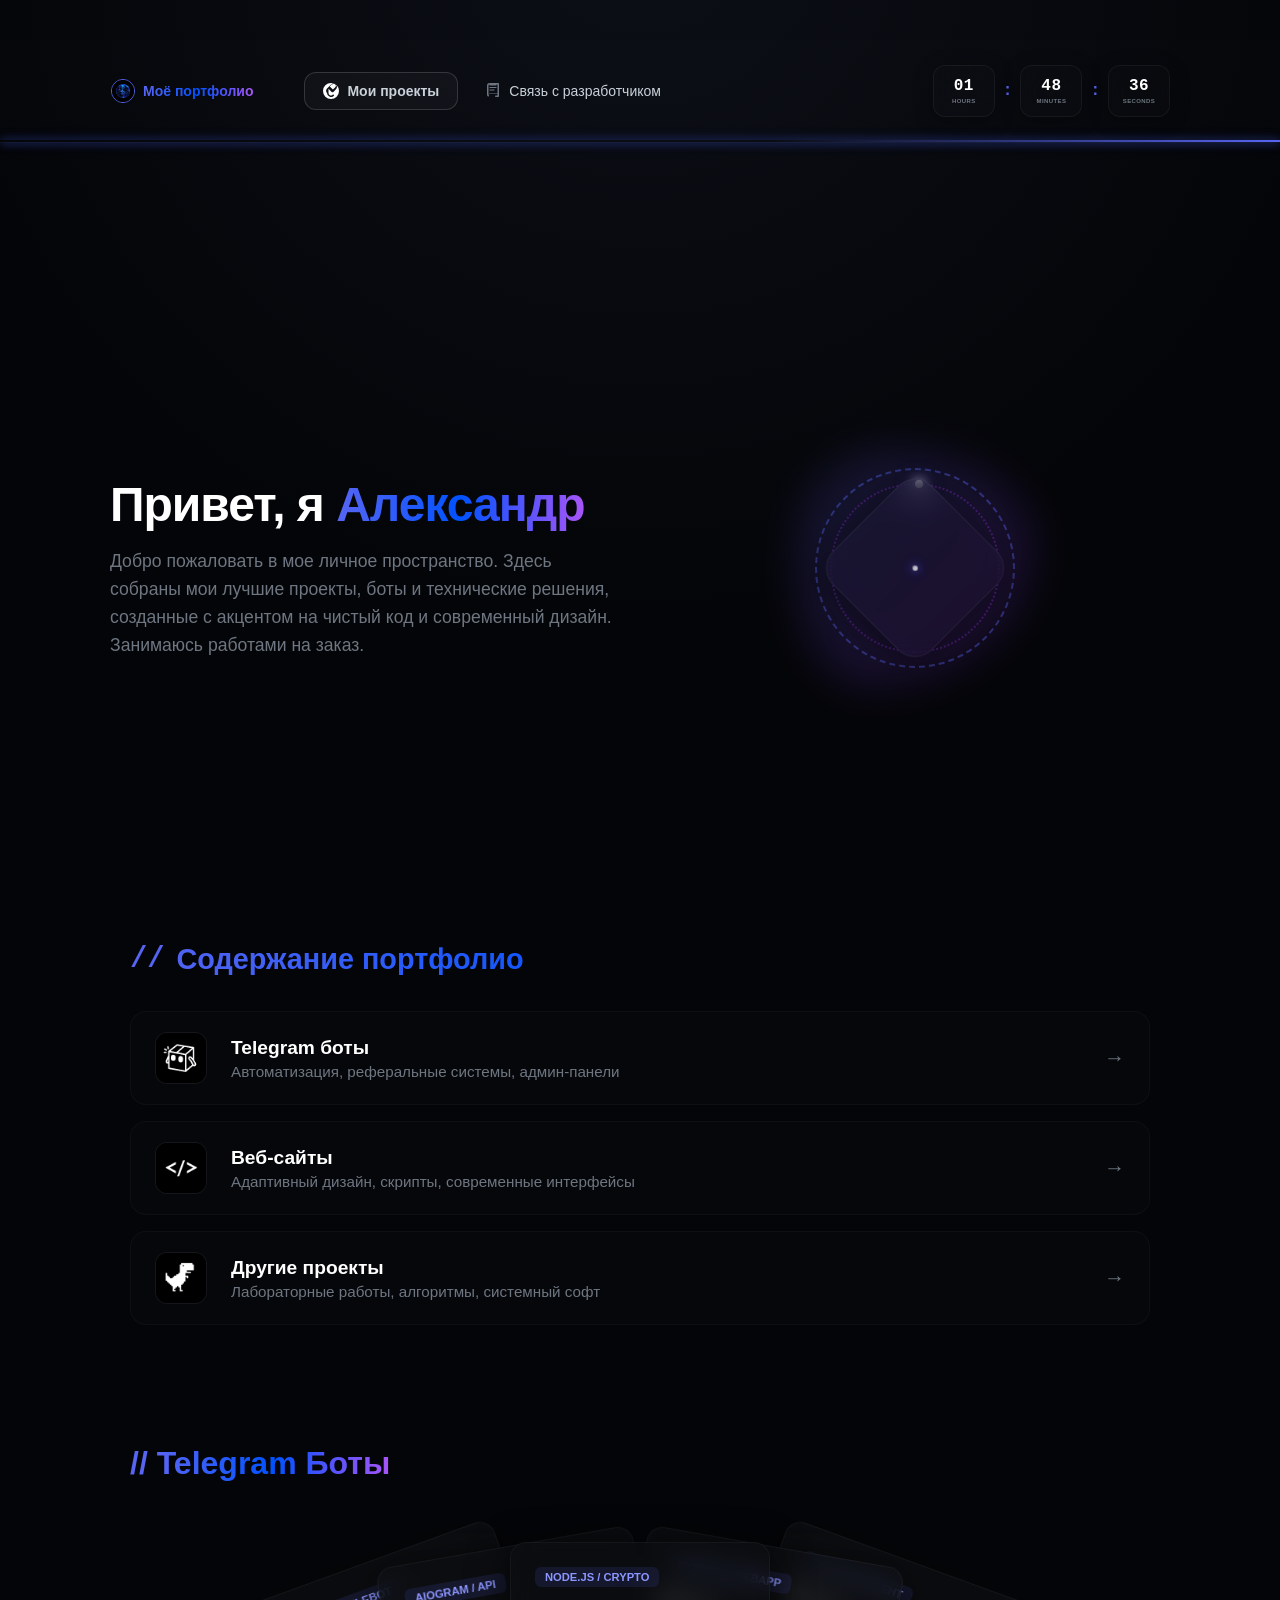
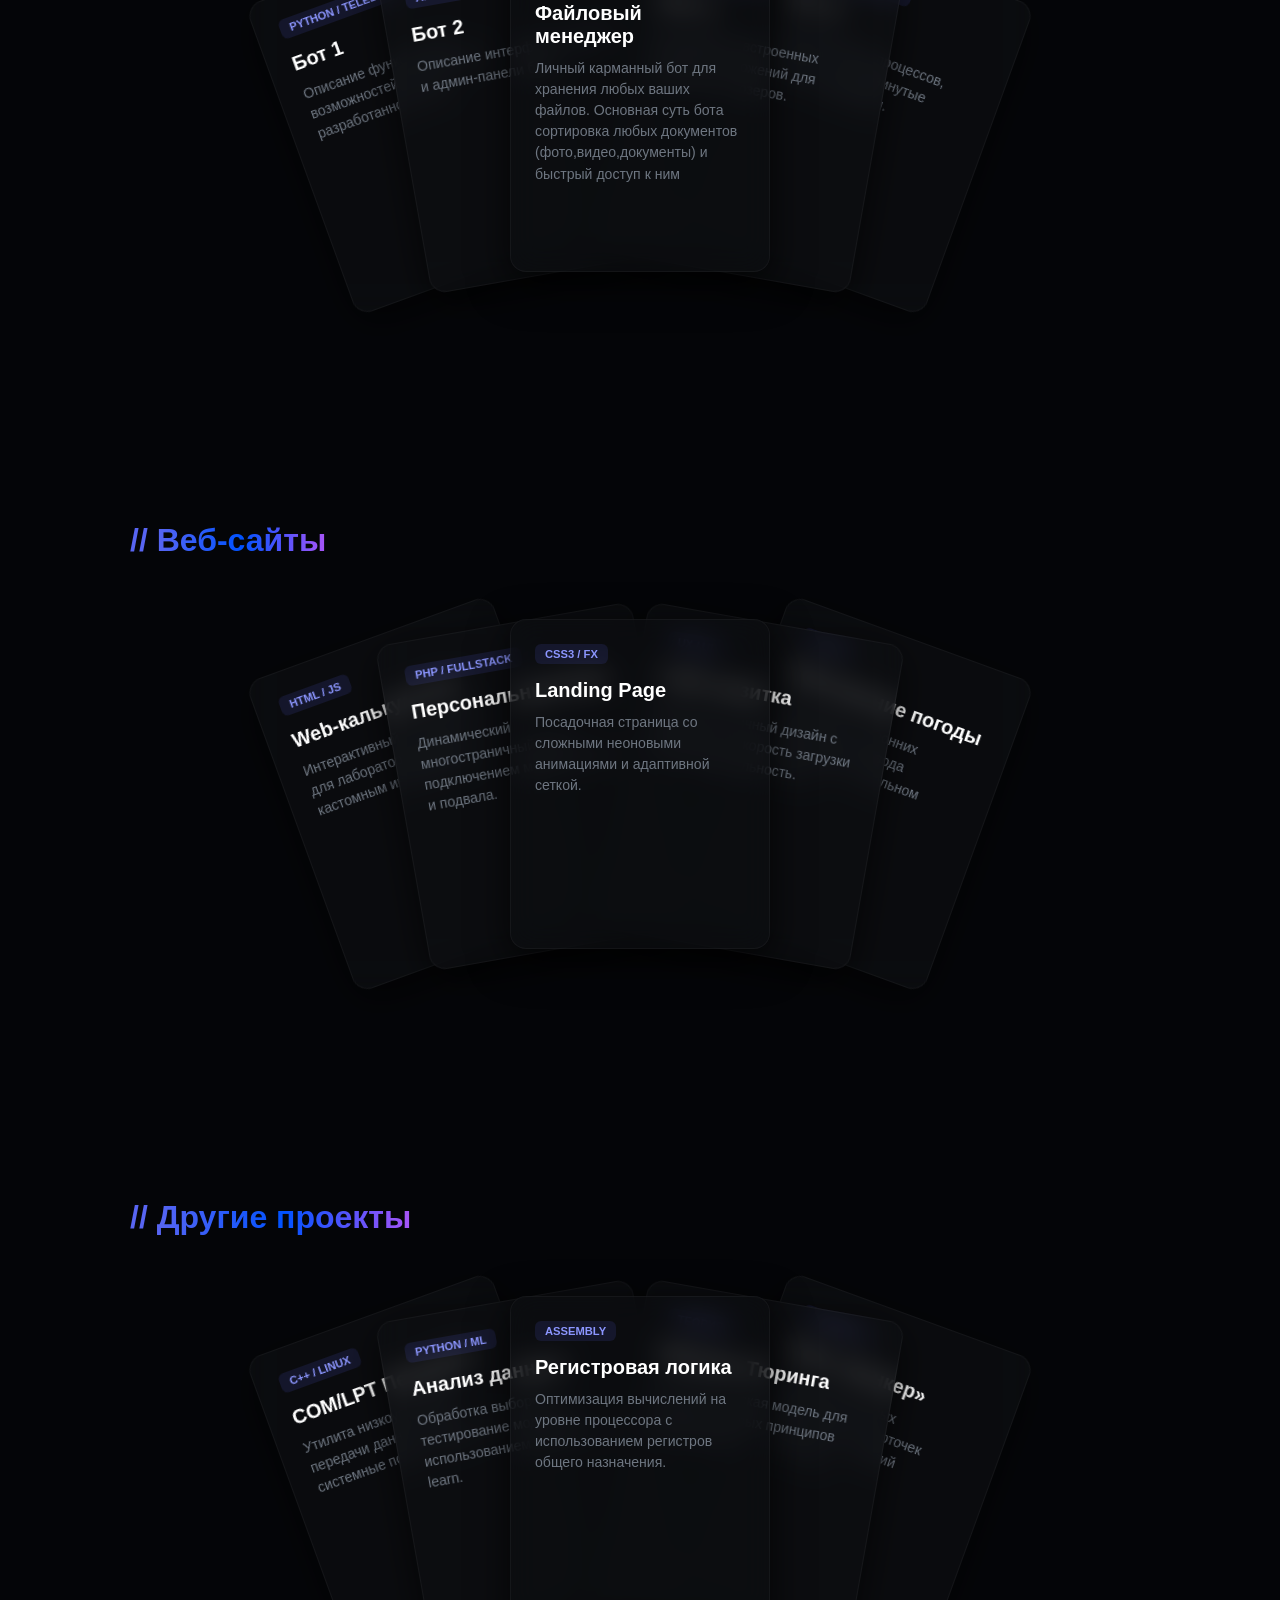
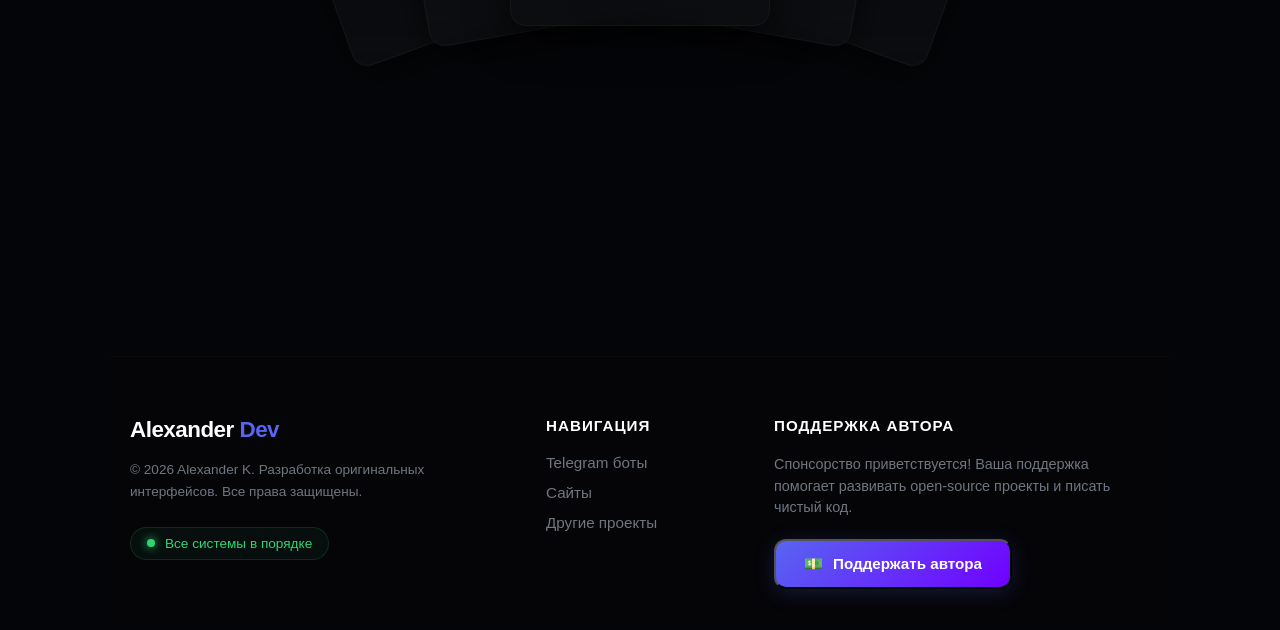
<file: index.html>
<!DOCTYPE html>
<html lang="ru">
<head>
    <meta charset="UTF-8">
    <meta name="viewport" content="width=device-width, initial-scale=1.0">
    <title>Мое Портфолио | Главная</title>
    <link rel="stylesheet" href="style.css">
</head>
<body>

    <div id="loader">
        <div class="loader-content">
            <div class="wave-text">
                <span>За</span><span>г</span><span>р</span><span>у</span><span>з</span><span>к</span><span>а</span><span>...</span>
            </div>
            <div class="wave-dots">
                <div class="loader-pill pill-1"></div>
                <div class="loader-pill pill-2"></div>
                <div class="loader-pill pill-3"></div>
            </div>
        </div>
    </div>

<header class="gh-header main-content-loaded">
    <div class="gh-container">
        
        <div class="gh-nav-block">
           <div class="gh-nav-item brand">
         <img src="images/my-photo.png" alt="Александр" class="nav-avatar">
        <span class="shimmer-text">Моё портфолио</span>
        </div>
            
            <nav class="gh-nav-links">
                <a href="index.html" class="gh-nav-item active">
                    <svg class="gh-icon" viewBox="0 0 16 16" width="16" height="16">
                        <path fill="currentColor" d="M8 16A8 8 0 1 1 8 0a8 8 0 0 1 0 16ZM4 5v5a4 4 0 0 0 7.172 2.427l-1.06-1.06A2.5 2.5 0 0 1 5.5 10V5.78l3.15 3.15a1.25 1.25 0 0 0 1.768 0l2.333-2.333a3.5 3.5 0 0 0-4.95-4.95l-3 3A3.5 3.5 0 0 0 4 10Zm5.44-3.56a2 2 0 0 1 2.828 2.828l-2.334 2.334L6.78 3.44l2.334-2.334L9.44 1.44Z"></path>
                    </svg>
                    <span>Мои проекты</span>
                </a>
                <a href="contacts.html" class="gh-nav-item">
                    <svg class="gh-icon" viewBox="0 0 16 16" width="16" height="16">
                       <path fill="currentColor" d="M2 2.5A2.5 2.5 0 0 1 4.5 0h8.75a.75.75 0 0 1 .75.75v12.5a.75.75 0 0 1-.75.75h-2.5a.75.75 0 1 1 0-1.5h1.75v-2h-8a1 1 0 0 0-.714 1.7.75.75 0 1 1-1.072 1.05A2.495 2.495 0 0 1 2 11.5Zm10.5 7V1.5h-8a1 1 0 0 0-1 1v8.5c0 .193.055.373.15.526A2.487 2.487 0 0 1 4.5 10h8ZM4.5 1.5h7v1h-7v-1Zm0 2.5h7v1h-7v-1Zm0 2.5h5v1h-5v-1Z"></path>
                        
                    </svg>
                    <span>Связь с разработчиком</span>
                </a>
            </nav>
        </div>

        <div class="floating-clock-container">
            <div class="clock-glass-card">
                <span id="hours">16</span>
                <span class="clock-card-label">HOURS</span>
            </div>
            <span class="clock-separator">:</span>
            <div class="clock-glass-card">
                <span id="minutes">33</span>
                <span class="clock-card-label">MINUTES</span>
            </div>
            <span class="clock-separator">:</span>
            <div class="clock-glass-card">
                <span id="seconds">36</span>
                <span class="clock-card-label">SECONDS</span>
            </div>
        </div>

    </div>
</header>

    <main class="container main-content-loaded">
        
         <section class="hero">
            <div class="hero-info">
                <h1>Привет, я <span class="shimmer-text">Александр</span></h1>
                <p>Добро пожаловать в мое личное пространство. Здесь собраны мои лучшие проекты, боты и технические решения, созданные с акцентом на чистый код и современный дизайн. Занимаюсь работами на заказ.</p>
            </div>
            <div class="hero-visual">
    <div class="cyber-core-container">
        <div class="cyber-particle p1"></div>
        <div class="cyber-particle p2"></div>
        <div class="cyber-particle p3"></div>
        <div class="cyber-particle p4"></div>

        <div class="cyber-orbit-1"></div>
        <div class="cyber-orbit-2"></div>
        <div class="cyber-core-shield"></div>
    </div>
</div>
        </section>
<section class="content-navigation-section">
    <div class="section-container">
        <h4 class="section-title shimmer-text">Содержание портфолио</h4>
        <div class="content-nav-grid">
            
            <a href="#tg-bots" class="content-nav-card">
                <div class="nav-card-image-wrapper">
                    <img src="images/bots.png" alt="Telegram Bots" class="nav-card-img">
                </div>
                <div class="nav-card-info">
                    <h3>Telegram боты</h3>
                    <p>Автоматизация, реферальные системы, админ-панели</p>
                </div>
                <div class="nav-card-arrow">→</div>
            </a>
            
            <a href="#web-sites" class="content-nav-card">
                <div class="nav-card-image-wrapper">
                    <img src="images/web.png" alt="Web Sites" class="nav-card-img">
                </div>
                <div class="nav-card-info">
                    <h3>Веб-сайты</h3>
                    <p>Адаптивный дизайн, скрипты, современные интерфейсы</p>
                </div>
                <div class="nav-card-arrow">→</div>
            </a>
            
            <a href="#other-projects" class="content-nav-card">
                <div class="nav-card-image-wrapper">
                    <img src="images/drygoe.png" alt="Other Projects" class="nav-card-img">
                </div>
                <div class="nav-card-info">
                    <h3>Другие проекты</h3>
                    <p>Лабораторные работы, алгоритмы, системный софт</p>
                </div>
                <div class="nav-card-arrow">→</div>
            </a>
            
        </div>
    </div>
</section>

<section id="tg-bots" class="projects-section">
    <div class="section-container">
        <h2 class="section-main-title">
    <span class="accent-slashes">//</span> <span class="shimmer-text">Telegram Боты</span>
        </h2>
        <div class="carousel-deck tg-deck">
            <div class="carousel-card c1">
                <div class="card-glow"></div>
                <div class="card-content">
                    <span class="card-tag">PYTHON / TELEBOT</span>
                    <h3>Бот 1</h3>
                    <p>Описание функционала, возможностей и интеграций разработанного бота.</p>
                </div>
            </div>
            <div class="carousel-card c2">
                <div class="card-glow"></div>
                <div class="card-content">
                    <span class="card-tag">AIOGRAM / API</span>
                    <h3>Бот 2</h3>
                    <p>Описание интерфейса данных и админ-панели бота.</p>
                </div>
            </div>
            <div class="carousel-card c3">
                <div class="card-glow"></div>
                <div class="card-content">
                    <span class="card-tag">NODE.JS / CRYPTO</span>
                    <h3>Файловый менеджер</h3>
                    <p>Личный карманный бот для хранения любых ваших файлов. Основная суть бота сортировка любых документов (фото,видео,документы) и быстрый доступ к ним </p>
                </div>
            </div>
            <div class="carousel-card c4">
                <div class="card-glow"></div>
                <div class="card-content">
                    <span class="card-tag">PYTHON / WEBAPP</span>
                    <h3>Бот 4</h3>
                    <p>Интерфейсы встроенных WebApp приложений для продвинутых юзеров.</p>
                </div>
            </div>
            <div class="carousel-card c5">
                <div class="card-glow"></div>
                <div class="card-content">
                    <span class="card-tag">БОТ-АССИСТЕНТ</span>
                    <h3>Бот 5</h3>
                    <p>Автоматизация процессов, рассылки и продвинутые методы модерации.</p>
                </div>
            </div>
        </div>
    </div>
</section>

<section id="web-sites" class="projects-section">
    <div class="section-container">
        <h2 class="section-main-title">
    <span class="accent-slashes">//</span> <span class="shimmer-text">Веб-сайты</span>
        </h2>
        <div class="carousel-deck web-deck">
            <div class="carousel-card c1">
                <div class="card-glow"></div>
                <div class="card-content">
                    <span class="card-tag">HTML / JS</span>
                    <h3>Web-калькулятор</h3>
                    <p>Интерактивный калькулятор для лабораторных работ с кастомным интерфейсом.</p>
                </div>
            </div>
            <div class="carousel-card c2">
                <div class="card-glow"></div>
                <div class="card-content">
                    <span class="card-tag">PHP / FULLSTACK</span>
                    <h3>Персональный блог</h3>
                    <p>Динамический многостраничный сайт с подключением модулей шапки и подвала.</p>
                </div>
            </div>
            <div class="carousel-card c3">
                <div class="card-glow"></div>
                <div class="card-content">
                    <span class="card-tag">CSS3 / FX</span>
                    <h3>Landing Page</h3>
                    <p>Посадочная страница со сложными неоновыми анимациями и адаптивной сеткой.</p>
                </div>
            </div>
            <div class="carousel-card c4">
                <div class="card-glow"></div>
                <div class="card-content">
                    <span class="card-tag">UX / UI</span>
                    <h3>Сайт-визитка</h3>
                    <p>Минималистичный дизайн с акцентом на скорость загрузки и производительность.</p>
                </div>
            </div>
            <div class="carousel-card c5">
                <div class="card-glow"></div>
                <div class="card-content">
                    <span class="card-tag">JS API</span>
                    <h3>Приложение погоды</h3>
                    <p>Интеграция сторонних сервисов для вывода информации в реальном времени.</p>
                </div>
            </div>
        </div>
    </div>
</section>

<section id="other-projects" class="projects-section">
    <div class="section-container">
        <h2 class="section-main-title">
    <span class="accent-slashes">//</span> <span class="shimmer-text">Другие проекты</span>
        </h2>
        <div class="carousel-deck other-deck">
            <div class="carousel-card c1">
                <div class="card-glow"></div>
                <div class="card-content">
                    <span class="card-tag">C++ / LINUX</span>
                    <h3>COM/LPT Передача</h3>
                    <p>Утилита низкоуровневой передачи данных через системные порты в Astra Linux.</p>
                </div>
            </div>
            <div class="carousel-card c2">
                <div class="card-glow"></div>
                <div class="card-content">
                    <span class="card-tag">PYTHON / ML</span>
                    <h3>Анализ данных</h3>
                    <p>Обработка выборок и тестирование моделей с использованием pandas и scikit-learn.</p>
                </div>
            </div>
            <div class="carousel-card c3">
                <div class="card-glow"></div>
                <div class="card-content">
                    <span class="card-tag">ASSEMBLY</span>
                    <h3>Регистровая логика</h3>
                    <p>Оптимизация вычислений на уровне процессора с использованием регистров общего назначения.</p>
                </div>
            </div>
            <div class="carousel-card c4">
                <div class="card-glow"></div>
                <div class="card-content">
                    <span class="card-tag">ТЕОРИЯ</span>
                    <h3>Машина Тюринга</h3>
                    <p>Алгоритмическая модель для разбора базовых принципов информатики.</p>
                </div>
            </div>
            <div class="carousel-card c5">
                <div class="card-glow"></div>
                <div class="card-content">
                    <span class="card-tag">GAMEDEV</span>
                    <h3>Игра «Бункер»</h3>
                    <p>Генератор игровых характеристик, карточек предметов и условий катастроф.</p>
                </div>
            </div>
        </div>
    </div>
</section>

<footer class="cyber-footer main-content-loaded">
        <div class="footer-container">
            
            <div class="footer-left">
                <div class="footer-logo">Alexander <span>Dev</span></div>
                <p class="footer-legal">© 2026 Alexander K. Разработка оригинальных интерфейсов. Все права защищены.</p> <!-- -->
                <div class="footer-status">
                    <span class="status-dot"></span>
                    <span class="status-text">Все системы в порядке</span>
                </div>
            </div>
            
            <div class="footer-center">
                <h4>Навигация</h4>
                <ul class="footer-links">
                    <li><a href="#tg-bots">Telegram боты</a></li>
                    <li><a href="#web-sites">Сайты</a></li>
                    <li><a href="#other-projects">Другие проекты</a></li>
                </ul>
            </div>
            
            <div class="footer-right">
                <h4>Поддержка автора</h4>
                <p class="donate-text">Спонсорство приветствуется! Ваша поддержка помогает развивать open-source проекты и писать чистый код.</p>
                <button class="donate-btn" onclick="openDonateModal()">
                    <span class="donate-icon">💵</span>
                    <span>Поддержать автора</span>
                </button>
            </div>
        </div>
    </footer>

    <div id="donateModal" class="donate-modal">
        <div class="donate-modal-content">
            <span class="close-modal" onclick="closeDonateModal()">&times;</span>
            
            <h3 class="modal-title"><span class="accent-slashes">//</span> Поддержка проекта</h3>
            <p class="modal-subtitle">Перевод через СБП на банк <span>ВТБ</span></p>
            
            <div class="modal-grid">
                <div class="modal-info-block">
                    <div class="info-item">
                        <label>Номер телефона (СБП)</label>
                        <div class="copy-field">
                            <span id="phoneNum">+7 (959) 118-88-65</span>
                            <button onclick="copyText('phoneNum', this)">Копировать</button>
                        </div>
                    </div>
                    <div class="info-item">
                        <label>Получатель</label>
                        <div class="static-text">Александр К.</div>
                    </div>
                    <div class="info-item">
                        <label>Банк зачисления</label>
                        <div class="static-text">ВТБ (Важно выбрать именно его)</div>
                    </div>
                </div>
                
                <div class="modal-qr-block">
                    <label>Сканируй для перевода</label>
                    <div class="qr-wrapper">
                        <img src="images/qr-vtb.png" alt="QR-код ВТБ СБП" class="qr-image">
                    </div>
                </div>
            </div>
        </div>
    </div>

</main>

    <script src="script.js"></script>
</body>
</html>
</file>
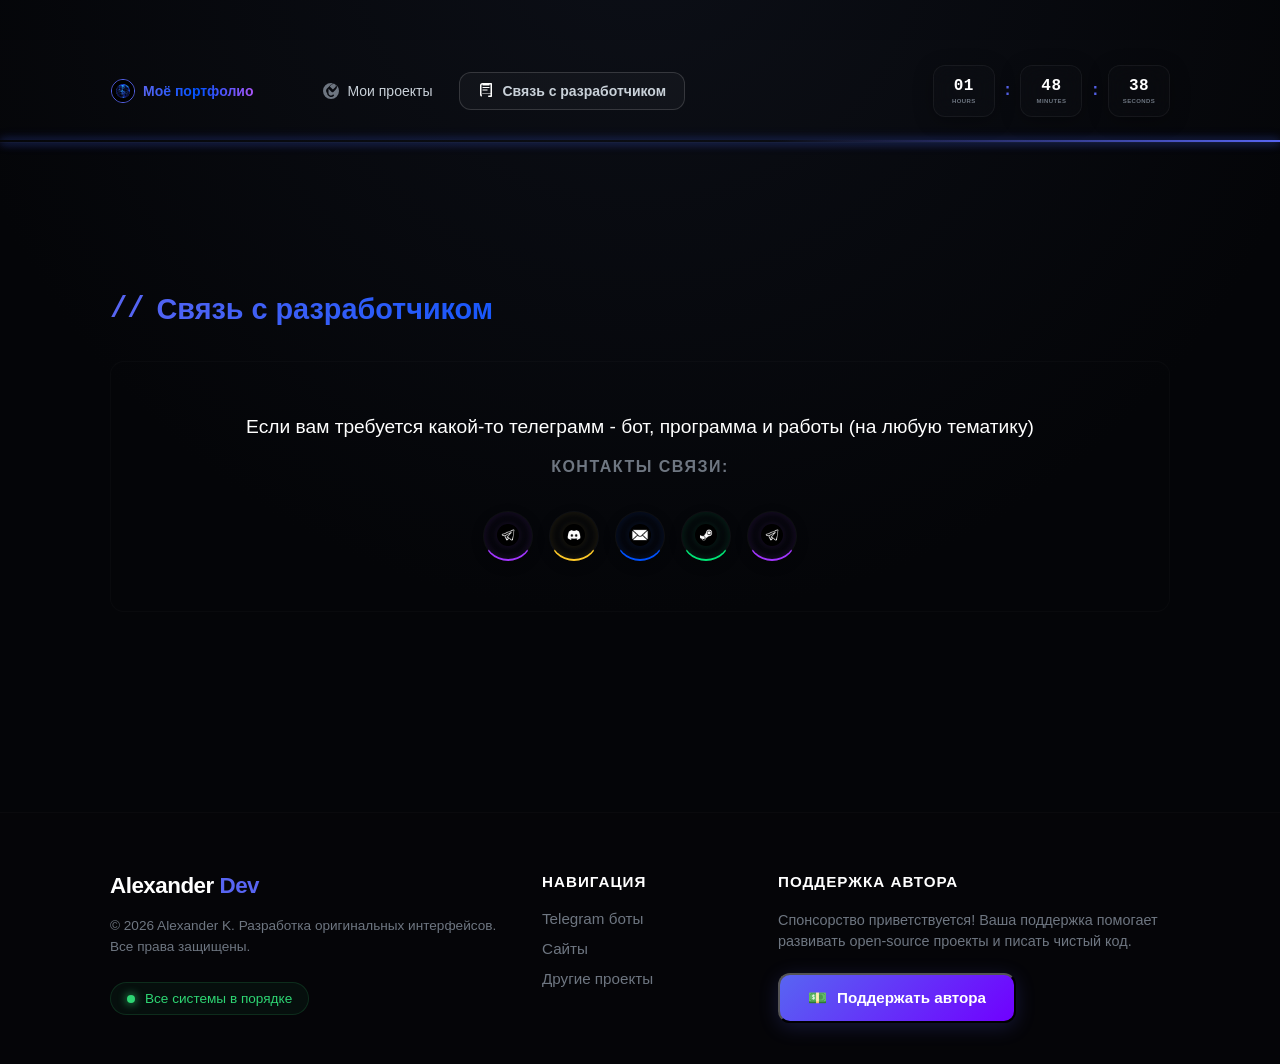
<file: contacts.html>
<!DOCTYPE html>

<html lang="ru">

<head>

    <meta charset="UTF-8">
    <meta name="viewport" content="width=device-width, initial-scale=1.0">
    <title>Мое Портфолио | Контакты</title>
    <link rel="stylesheet" href="style.css">
</head>
<body>

    <div id="loader">
        <div class="loader-content">
            <div class="wave-text">
                <span>За</span><span>г</span><span>р</span><span>у</span><span>з</span><span>к</span><span>а</span><span>...</span>
            </div>
            <div class="wave-dots">
                <div class="loader-pill pill-1"></div>
                <div class="loader-pill pill-2"></div>
                <div class="loader-pill pill-3"></div>
            </div>
        </div>
    </div>

    <header class="gh-header main-content-loaded">
    <div class="gh-container">
        
        <div class="gh-nav-block">
           <div class="gh-nav-item brand">
         <img src="images/my-photo.png" alt="Александр" class="nav-avatar">
         <span class="shimmer-text">Моё портфолио</span>
        </div>
            
            <nav class="gh-nav-links">
                <a href="index.html" class="gh-nav-item">
                    <svg class="gh-icon" viewBox="0 0 16 16" width="16" height="16">
                        <path fill="currentColor" d="M8 16A8 8 0 1 1 8 0a8 8 0 0 1 0 16ZM4 5v5a4 4 0 0 0 7.172 2.427l-1.06-1.06A2.5 2.5 0 0 1 5.5 10V5.78l3.15 3.15a1.25 1.25 0 0 0 1.768 0l2.333-2.333a3.5 3.5 0 0 0-4.95-4.95l-3 3A3.5 3.5 0 0 0 4 10Zm5.44-3.56a2 2 0 0 1 2.828 2.828l-2.334 2.334L6.78 3.44l2.334-2.334L9.44 1.44Z"></path>
                    </svg>
                    <span>Мои проекты</span>
                </a>
                <a href="contacts.html" class="gh-nav-item active">
                    <svg class="gh-icon" viewBox="0 0 16 16" width="16" height="16">
                       <path fill="currentColor" d="M2 2.5A2.5 2.5 0 0 1 4.5 0h8.75a.75.75 0 0 1 .75.75v12.5a.75.75 0 0 1-.75.75h-2.5a.75.75 0 1 1 0-1.5h1.75v-2h-8a1 1 0 0 0-.714 1.7.75.75 0 1 1-1.072 1.05A2.495 2.495 0 0 1 2 11.5Zm10.5 7V1.5h-8a1 1 0 0 0-1 1v8.5c0 .193.055.373.15.526A2.487 2.487 0 0 1 4.5 10h8ZM4.5 1.5h7v1h-7v-1Zm0 2.5h7v1h-7v-1Zm0 2.5h5v1h-5v-1Z"></path>
                        
                    </svg>
                    <span>Связь с разработчиком</span>
                </a>
            </nav>
        </div>

        <div class="floating-clock-container">
            <div class="clock-glass-card">
                <span id="hours">16</span>
                <span class="clock-card-label">HOURS</span>
            </div>
            <span class="clock-separator">:</span>
            <div class="clock-glass-card">
                <span id="minutes">33</span>
                <span class="clock-card-label">MINUTES</span>
            </div>
            <span class="clock-separator">:</span>
            <div class="clock-glass-card">
                <span id="seconds">36</span>
                <span class="clock-card-label">SECONDS</span>
            </div>
        </div>
    </div>
</header>

    <main class="container main-content-loaded">

        <section class="section" style="padding-top: 40px;">
            <h2 class="section-title shimmer-text">Связь с разработчиком</h2>
            <div class="contact-box">
                <p class="contact-lead-text">Если вам требуется какой-то телеграмм - бот, программа и работы (на любую тематику)</p>
                <h4 class="contact-sub-title">Контакты связи:</h4>

<div class="social-sliding-container">
                    
    <a href="https://t.me/DaRk_Night_job" target="_blank" class="slide-social-btn tg-btn">
        <div class="btn-icon-wrapper">
            <img src="images/telegram.png" alt="Telegram" class="btn-custom-photo">
        </div>
        <span class="btn-sliding-text">@DaRk_Night_job</span>
    </a>

    <div class="slide-social-btn dc-btn" onclick="navigator.clipboard.writeText('.alexander_black'); alert('Никнейм Discord скопирован!');">
        <div class="btn-icon-wrapper">
            <img src="images/discord.png" alt="Discord" class="btn-custom-photo">
        </div>
        <span class="btn-sliding-text">.alexander_black</span>
    </div>

   <a href="mailto:kopytko001234@list.ru" class="slide-social-btn mail-btn">
        <div class="btn-icon-wrapper">
            <img src="images/mail.ru.png" alt="Mail" class="btn-custom-photo">
        </div>
        <span class="btn-sliding-text">kopytko001234@list.ru</span>
    </a>

    <a href="https://steamcommunity.com/profiles/76561199531581715/" target="_blank" class="slide-social-btn steam-btn">
        <div class="btn-icon-wrapper">
            <img src="images/steam.png" alt="Steam" class="btn-custom-photo">
        </div>
        <span class="btn-sliding-text">Открыть Steam</span>
    </a>
         <a href="https://t.me/DaRk_NighTTM" target="_blank" class="slide-social-btn tg-btn">
        <div class="btn-icon-wrapper">
            <img src="images/telegram.png" alt="Telegram" class="btn-custom-photo">
        </div>
        <span class="btn-sliding-text">t.me/DaRk_NighTTM</span>
    </a>
</div>
            </div>
        </section>
    </main>

<footer class="cyber-footer main-content-loaded">
        <div class="footer-container">
            
            <div class="footer-left">
                <div class="footer-logo">Alexander <span>Dev</span></div>
                <p class="footer-legal">© 2026 Alexander K. Разработка оригинальных интерфейсов. Все права защищены.</p> <!-- -->
                <div class="footer-status">
                    <span class="status-dot"></span>
                    <span class="status-text">Все системы в порядке</span>
                </div>
            </div>
            
            <div class="footer-center">
                <h4>Навигация</h4>
                <ul class="footer-links">
                    <li><a href="index.html#tg-bots">Telegram боты</a></li>
                    <li><a href="index.html#web-sites">Сайты</a></li>
                    <li><a href="index.html#other-projects">Другие проекты</a></li>
                </ul>
            </div>
            
            <div class="footer-right">
                <h4>Поддержка автора</h4>
                <p class="donate-text">Спонсорство приветствуется! Ваша поддержка помогает развивать open-source проекты и писать чистый код.</p>
                <button class="donate-btn" onclick="openDonateModal()">
                    <span class="donate-icon">💵</span>
                    <span>Поддержать автора</span>
                </button>
            </div>
        </div>
    </footer>

    <div id="donateModal" class="donate-modal">
        <div class="donate-modal-content">
            <span class="close-modal" onclick="closeDonateModal()">&times;</span>
            
            <h3 class="modal-title"><span class="accent-slashes">//</span> Поддержка проекта</h3>
            <p class="modal-subtitle">Перевод через СБП на банк <span>ВТБ</span></p>
            
            <div class="modal-grid">
                <div class="modal-info-block">
                    <div class="info-item">
                        <label>Номер телефона (СБП)</label>
                        <div class="copy-field">
                            <span id="phoneNum">+7 (959) 118-88-65</span>
                            <button onclick="copyText('phoneNum', this)">Копировать</button>
                        </div>
                    </div>
                    <div class="info-item">
                        <label>Получатель</label>
                        <div class="static-text">Александр К.</div>
                    </div>
                    <div class="info-item">
                        <label>Банк зачисления</label>
                        <div class="static-text">ВТБ (Важно выбрать именно его)</div>
                    </div>
                </div>
                
                <div class="modal-qr-block">
                    <label>Сканируй для перевода</label>
                    <div class="qr-wrapper">
                        <img src="images/qr-vtb.png" alt="QR-код ВТБ СБП" class="qr-image">
                    </div>
                </div>
            </div>
        </div>
    </div>

<script src="script.js"></script>
</body>
</html>
</file>
<file: style.css>
/* ==========================================================================
   1. ПЕРЕМЕННЫЕ И ТЕМНЫЙ ФОН
   ========================================================================== */
:root {
    --bg-color: #040508; 
    --card-bg: rgba(255, 255, 255, 0.005); 
    --card-border: rgba(255, 255, 255, 0.03);
    --accent-color: #5865F2; 
    --accent-glow: rgba(88, 101, 242, 0.3);
    --text-main: #c9d1d9;
    --text-muted: #6e7681; 
    --font: -apple-system, BlinkMacSystemFont, "Segoe UI", Helvetica, Arial, sans-serif;
}

* {
    box-sizing: border-box;
    margin: 0;
    padding: 0;
    scroll-behavior: smooth;
}

body {
    background-color: var(--bg-color);
    background-image: radial-gradient(circle at 50% -10%, #0c0f17 0%, #040508 60%);
    background-attachment: fixed;
    color: var(--text-main);
    font-family: var(--font);
    overflow-x: hidden;
    padding-top: 40px;
}

.container {
    max-width: 1100px;
    margin: 0 auto;
    padding: 0 20px;
}

.main-content-loaded {
    opacity: 0;
    visibility: hidden;
    transition: opacity 0.6s ease-in-out, visibility 0.6s;
}

.main-content-loaded.visible {
    opacity: 1;
    visibility: visible;
}

/* ==========================================================================
   2. ЕДИНАЯ ШАПКА
   ========================================================================== */
.gh-header {
    position: relative; 
    width: 100%;
    background-color: rgba(255, 255, 255, 0.005); 
    border-bottom: 1px solid rgba(255, 255, 255, 0.02);
    padding: 25px 0; 
    margin-bottom: 110px; 
    box-sizing: border-box;
}

.gh-container {
    width: 100%;
    max-width: 1100px; 
    margin: 0 auto;
    padding: 0 20px;
    display: flex;
    align-items: center;
    justify-content: space-between; 
    box-sizing: border-box;
}

.gh-nav-block {
    display: flex;
    align-items: center;
    gap: 32px; 
}

.gh-nav-links {
    display: flex;
    align-items: center;
    gap: 8px;
}

.gh-nav-item {
    display: flex;
    align-items: center;
    gap: 8px;
    padding: 10px 18px;
    color: var(--text-main);
    text-decoration: none;
    font-size: 14px;
    font-weight: 500;
    border-radius: 12px;
    border: 1px solid transparent; 
    cursor: pointer;
    white-space: nowrap;
    transition: all 0.3s cubic-bezier(0.25, 0.46, 0.45, 0.94);
}

.gh-nav-item.brand {
    cursor: default;
    font-weight: 600;
    padding-left: 0;
}

.gh-nav-item:not(.brand):hover {
    background-color: rgba(88, 101, 242, 0.03); 
    border-color: rgba(88, 101, 242, 0.4); 
    box-shadow: 0 0 15px var(--accent-glow); 
    color: #ffffff;
}

.gh-nav-item.active:not(.brand) {
    background-color: rgba(255, 255, 255, 0.03);
    border-color: rgba(255, 255, 255, 0.15);
    font-weight: 600;
}

.gh-icon { 
    color: var(--text-muted); 
    transition: color 0.3s ease; 
}

.gh-nav-item:hover .gh-icon, 
.gh-nav-item.active .gh-icon { 
    color: #ffffff; 
}

/* ==========================================================================
   НЕОНОВАЯ ПОЛОСА
   ========================================================================== */
.gh-header::after {
    content: '';
    position: absolute;
    bottom: 0; 
    left: 0;
    width: 100%;
    height: 2px;
    background: linear-gradient(90deg, transparent 0%, transparent 30%, #5865f2 50%, #005ffc 70%, transparent 100%);
    background-size: 200% 100%;
    box-shadow: 0 1px 8px rgba(88, 101, 242, 0.7), 0 0 12px rgba(0, 95, 252, 0.4);
    animation: neonLineMove 4s linear infinite;
    z-index: 10;
}

@keyframes neonLineMove {
    0% { background-position: 200% 0; }
    100% { background-position: -200% 0; }
}

/* ==========================================================================
   3. ВСТРОЕННЫЕ ГОРИЗОНТАЛЬНЫЕ ЧАСЫ
   ========================================================================== */
.floating-clock-container {
    display: flex;
    align-items: center;
    gap: 8px;
    height: 100%;
}

.clock-glass-card {
    width: 62px;
    height: 52px; 
    background: rgba(255, 255, 255, 0.01);
    border: 1px solid rgba(255, 255, 255, 0.05);
    border-radius: 12px;
    display: flex;
    flex-direction: column;
    align-items: center;
    justify-content: center;
    backdrop-filter: blur(12px);
    -webkit-backdrop-filter: blur(12px);
    box-shadow: 0 4px 20px rgba(0, 0, 0, 0.3);
    transition: border-color 0.3s ease, box-shadow 0.3s ease, background-color 0.3s ease;
}

.floating-clock-container:hover .clock-glass-card {
    border-color: rgba(88, 101, 242, 0.25);
    background-color: rgba(88, 101, 242, 0.01);
    box-shadow: 0 4px 20px rgba(88, 101, 242, 0.1);
}

.clock-glass-card span:first-child {
    font-size: 16px;
    font-weight: 600;
    color: #ffffff;
    font-family: monospace;
    letter-spacing: 0.5px;
    line-height: 1.1;
}

.clock-card-label {
    font-size: 6px;
    color: var(--text-muted);
    font-weight: 700;
    letter-spacing: 0.4px;
    margin-top: 2px;
}

.clock-separator {
    font-size: 16px;
    color: var(--accent-color);
    font-weight: 700;
    font-family: monospace;
    animation: clockBlink 1s infinite;
    line-height: 52px;
    height: 52px;
    display: inline-block;
    vertical-align: middle;
}

@keyframes clockBlink {
    0%, 100% { opacity: 0.2; transform: scale(0.95); }
    50% { opacity: 1; transform: scale(1.05); }
}

/* ==========================================================================
   4. ПОЭТАПНЫЙ ЦИКЛИЧНЫЙ ЭКРАН ЗАГРУЗКИ
   ========================================================================== */
#loader {
    position: fixed;
    top: 0;
    left: 0;
    width: 100%;
    height: 100%;
    background-color: #040508;
    display: flex;
    justify-content: center;
    align-items: center;
    z-index: 999999;
    transition: opacity 0.5s ease, visibility 0.5s;
}

.loader-content { display: flex; flex-direction: column; align-items: center; gap: 15px; }
.wave-text { display: flex; font-size: 2.2rem; font-weight: 300; letter-spacing: 4px; color: #ffffff; }
.wave-text span { display: inline-block; animation: textWave 1.4s infinite ease-in-out; }
@keyframes textWave { 0%, 100% { transform: translateY(0); opacity: 0.3; } 50% { transform: translateY(-8px); opacity: 1; } }

.wave-dots {
    display: flex;
    justify-content: center;
    align-items: center;
    gap: 8px;
    height: 30px;
}

.wave-dots .loader-pill {
    display: inline-block;
    width: 6px;
    height: 16px;
    background-color: var(--accent-color);
    border-radius: 10px;
    animation: pillWave 0.9s infinite ease-in-out;
}

.wave-dots .pill-1 { animation-delay: 0s; }
.wave-dots .pill-2 { animation-delay: 0.3s; }
.wave-dots .pill-3 { animation-delay: 0.6s; }

@keyframes pillWave {
    0%, 100% { transform: scaleY(1); opacity: 0.35; background-color: var(--accent-color); }
    50% { transform: scaleY(2.2); opacity: 1; background-color: #ffffff; box-shadow: 0 0 15px var(--accent-color); }
}

/* ==========================================================================
   5. ГЛАВНЫЙ БЛОК И НЕОНОВОЕ ЯДРО
   ========================================================================== */
.hero { 
    min-height: 70vh; 
    display: flex; 
    align-items: center; 
    justify-content: space-between; 
    gap: 40px; 
    padding-top: 0; 
}
.hero-info { flex: 1; max-width: 600px; }
.hero-info h1 { font-size: 3rem; font-weight: 700; margin-bottom: 15px; letter-spacing: -1px; color: #ffffff; }
.hero-info h1 span { color: var(--accent-color); }
.hero-info p { font-size: 1.1rem; color: var(--text-muted); line-height: 1.6; }
.hero-visual { flex: 1; display: flex; justify-content: center; align-items: center; }

.cyber-core-container {
    position: relative;
    width: 240px;
    height: 240px;
    display: flex;
    justify-content: center;
    align-items: center;
    cursor: pointer;
}

.cyber-core-container::before {
    content: '';
    position: absolute;
    width: 100%;
    height: 100%;
    border-radius: 40% 60% 70% 30% / 40% 40% 60% 50%;
    background: linear-gradient(135deg, var(--accent-color), #a336ff);
    filter: blur(20px);
    opacity: 0.15;
    animation: coreMorph 8s infinite ease-in-out alternate;
    transition: opacity 0.5s ease, filter 0.5s ease;
}

.cyber-core-shield {
    position: absolute;
    width: 140px;
    height: 140px;
    background: rgba(255, 255, 255, 0.01);
    border: 1px solid rgba(255, 255, 255, 0.05);
    backdrop-filter: blur(16px);
    -webkit-backdrop-filter: blur(16px);
    border-radius: 24px;
    transform: rotate(45deg);
    box-shadow: 0 8px 32px 0 rgba(0, 0, 0, 0.37);
    z-index: 3;
    transition: transform 0.5s cubic-bezier(0.175, 0.885, 0.32, 1.275), border-color 0.5s ease;
}

.cyber-orbit-1 {
    position: absolute;
    width: 200px;
    height: 200px;
    border: 2px dashed rgba(88, 101, 242, 0.4);
    border-radius: 50%;
    z-index: 2;
    animation: coreSpin 12s linear infinite;
}

.cyber-orbit-2 {
    position: absolute;
    width: 170px;
    height: 170px;
    border: 2px dotted rgba(163, 54, 255, 0.3);
    border-radius: 50%;
    z-index: 1;
    animation: coreSpinReverse 8s linear infinite;
}

.cyber-orbit-1::after {
    content: '';
    position: absolute;
    top: 10px;
    left: 50%;
    width: 8px;
    height: 8px;
    background: #ffffff;
    border-radius: 50%;
    box-shadow: 0 0 12px #ffffff, 0 0 20px var(--accent-color);
}

.cyber-core-container:hover::before { opacity: 0.4; filter: blur(25px); }
.cyber-core-container:hover .cyber-core-shield { transform: rotate(135deg) scale(1.05); border-color: rgba(88, 101, 242, 0.4); box-shadow: 0 0 30px rgba(88, 101, 242, 0.2); }
.cyber-core-container:hover .cyber-orbit-1 { animation-duration: 4s; border-color: rgba(88, 101, 242, 0.8); }
.cyber-core-container:hover .cyber-orbit-2 { animation-duration: 3s; border-color: rgba(163, 54, 255, 0.7); }

@keyframes coreMorph {
    0% { border-radius: 40% 60% 70% 30% / 40% 40% 60% 50%; }
    100% { border-radius: 70% 30% 50% 50% / 50% 60% 40% 50%; }
}
@keyframes coreSpin { 100% { transform: rotate(360deg); } }
@keyframes coreSpinReverse { 100% { transform: rotate(-360deg); } }

.cyber-particle {
    position: absolute;
    border-radius: 50%;
    background: #ffffff;
    z-index: 4;
    pointer-events: none;
    opacity: 0.3;
    transition: opacity 0.4s ease, filter 0.4s ease;
}
.cyber-particle.p1 { width: 6px; height: 6px; box-shadow: 0 0 10px #5865F2, 0 0 20px #5865F2; animation: particleFloat1 7s infinite ease-in-out; }
.cyber-particle.p2 { width: 4px; height: 4px; box-shadow: 0 0 8px #a336ff, 0 0 16px #a336ff; animation: particleFloat2 9s infinite ease-in-out; }
.cyber-particle.p3 { width: 5px; height: 5px; box-shadow: 0 0 12px #005ffc, 0 0 22px #005ffc; animation: particleFloat3 6s infinite ease-in-out; }
.cyber-particle.p4 { width: 3px; height: 3px; box-shadow: 0 0 6px #ffffff, 0 0 12px #5865F2; animation: particleFloat4 11s infinite ease-in-out; }

.cyber-core-container:hover .cyber-particle { opacity: 0.8; }

@keyframes particleFloat1 {
    0%, 100% { transform: translate(-100px, -80px) scale(1); }
    33%      { transform: translate(120px, -40px) scale(0.8); }
    66%      { transform: translate(-30px, 110px) scale(1.2); }
}
@keyframes particleFloat2 {
    0%, 100% { transform: translate(90px, 90px) scale(0.7); }
    40%      { transform: translate(-110px, 20px) scale(1.3); }
    70%      { transform: translate(40px, -120px) scale(0.9); }
}
@keyframes particleFloat3 {
    0%, 100% { transform: translate(-60px, 120px) scale(1.1); }
    25%      { transform: translate(100px, -90px) scale(0.6); }
    75%      { transform: translate(-120px, -60px) scale(1.2); }
}
@keyframes particleFloat4 {
    0%, 100% { transform: translate(130px, -30px) scale(0.9); }
    50%      { transform: translate(-80px, -100px) scale(1.4); }
    80%      { transform: translate(70px, 100px) scale(0.7); }
}

/* ==========================================================================
   6. СЕКЦИИ, БАЗОВЫЕ КАРТОЧКИ И БЛОК СВЯЗИ
   ========================================================================== */
.section { padding: 60px 0; }
.section-title { font-size: 1.8rem; margin-bottom: 35px; font-weight: 600; display: flex; align-items: center; gap: 12px; }
.section-title::before { content: '//'; color: var(--accent-color); font-family: monospace; font-weight: 700; }
.grid { display: grid; grid-template-columns: repeat(auto-fit, minmax(300px, 1fr)); gap: 25px; }

.card, .contact-box {
    background-color: var(--card-bg); 
    border: 1px solid var(--card-border); 
    border-radius: 14px; 
    padding: 30px; 
    transition: transform 0.3s cubic-bezier(0.25, 0.46, 0.45, 0.94), border-color 0.3s ease;
}
.card:hover { transform: translateY(-5px); border-color: rgba(255, 255, 255, 0.12); box-shadow: 0 15px 35px rgba(0, 0, 0, 0.4); }
.card tag { display: inline-block; background: rgba(88, 101, 242, 0.12); color: #8c96ff; padding: 5px 12px; border-radius: 6px; font-size: 0.75rem; font-weight: 700; margin-bottom: 20px; text-transform: uppercase; }
.card h3 { font-size: 1.35rem; margin-bottom: 12px; color: #ffffff;}
.card p { color: var(--text-muted); font-size: 0.95rem; line-height: 1.6; }

.contact-box {
    padding: 50px 40px;
    text-align: center;
    background: rgba(255, 255, 255, 0.003);
    border-color: rgba(255, 255, 255, 0.02);
}
.contact-lead-text { font-size: 1.2rem; color: #ffffff; line-height: 1.6; margin-bottom: 15px; font-weight: 400; }
.contact-sub-title { font-size: 1rem; color: var(--text-muted); text-transform: uppercase; letter-spacing: 1.5px; margin-bottom: 35px; }

/* ==========================================================================
   7. ИНДИВИДУАЛЬНАЯ ПОДВИЖНАЯ ПОДСВЕТКА КНОПОК СВЯЗИ
   ========================================================================== */
.social-sliding-container { display: flex; justify-content: center; align-items: center; gap: 16px; flex-wrap: wrap; margin-top: 20px; }
.tg-btn   { --btn-color: #a336ff; --btn-glow: rgba(163, 54, 255, 0.15);  --btn-glow-active: rgba(163, 54, 255, 0.5); }
.dc-btn   { --btn-color: #ffca28; --btn-glow: rgba(255, 202, 40, 0.12);   --btn-glow-active: rgba(255, 202, 40, 0.5); }
.mail-btn { --btn-color: #0052ff; --btn-glow: rgba(0, 82, 255, 0.15);   --btn-glow-active: rgba(0, 82, 255, 0.5); }
.steam-btn{ --btn-color: #00e676; --btn-glow: rgba(0, 230, 118, 0.15);  --btn-glow-active: rgba(0, 230, 118, 0.5); }

.slide-social-btn {
    display: flex;
    align-items: center;
    width: 50px; 
    height: 50px;
    background: rgba(255, 255, 255, 0.005);
    border: 1px solid rgba(255, 255, 255, 0.04);
    border-bottom: 2px solid var(--btn-color); 
    border-radius: 25px;
    overflow: hidden; 
    cursor: pointer;
    text-decoration: none;
    color: var(--text-main);
    box-shadow: inset 0 0 10px var(--btn-glow), 0 4px 12px rgba(0, 0, 0, 0.3);
    transition: width 0.5s cubic-bezier(0.175, 0.885, 0.32, 1.15), border-color 0.3s ease, box-shadow 0.4s ease, background-color 0.3s ease;
}
.btn-icon-wrapper { width: 48px; height: 48px; display: flex; align-items: center; justify-content: center; flex-shrink: 0; color: var(--btn-color); filter: drop-shadow(0 0 4px var(--btn-glow)); transition: color 0.3s ease, filter 0.3s ease; }
.btn-icon-wrapper svg { display: block; margin: auto; }
.btn-sliding-text { font-size: 14px; font-weight: 600; padding-left: 5px; padding-right: 20px; white-space: nowrap; opacity: 0; transform: translateX(-10px); transition: opacity 0.3s ease, transform 0.4s ease; }

.slide-social-btn:hover { border-color: var(--btn-color); box-shadow: 0 0 25px var(--btn-glow-active), inset 0 0 15px var(--btn-glow); background-color: rgba(255, 255, 255, 0.02); color: #ffffff; }
.slide-social-btn:hover .btn-icon-wrapper { color: #ffffff; filter: drop-shadow(0 0 8px var(--btn-color)); }
.slide-social-btn:hover .btn-sliding-text { opacity: 1; transform: translateX(0); }

.slide-social-btn.tg-btn:hover { width: 190px; }
.slide-social-btn.dc-btn:hover { width: 200px; }
.slide-social-btn.mail-btn:hover { width: 245px; }
.slide-social-btn.steam-btn:hover { width: 180px; }
.btn-custom-photo { width: 22px; height: 22px; object-fit: contain; border-radius: 50%; pointer-events: none; }

/* ==========================================================================
   8. ОБЩИЕ СТИЛИ ДЛЯ ВСЕХ ВЕЕРНЫХ КАРУСЕЛЕЙ
   ========================================================================== */
.projects-section {
    padding: 60px 0;
}

/* Общий контейнер-флекс для центрирования колод */
.section-container {
    width: 100%;
    max-width: 1100px;
    margin: 0 auto;
    padding: 0 20px;
}

/* Обертка для колоды карт (задает размеры пространства веера) */
.carousel-deck {
    position: relative;
    width: 260px;
    height: 330px;
    margin: 60px auto 130px auto; /* Центрируем колоду на странице */
}

/* Базовый стиль для абсолютно всех карточек во всех колодах */
.carousel-card {
    position: absolute;
    top: 0;
    left: 0;
    width: 260px;   
    height: 330px;  
    padding: 24px;  
    
    /* Полупрозрачный фон */
    background-color: rgba(13, 14, 18, 0.65); 
    
    /* Границы теперь будут мягко подсвечивать прозрачную карту */
    border: 1px solid rgba(255, 255, 255, 0.04);
    border-radius: 16px; 
    
    /* Эффект размытия заднего плана */
    backdrop-filter: blur(14px);
    -webkit-backdrop-filter: blur(14px);
    
    box-shadow: 0 12px 40px rgba(0, 0, 0, 0.7);
    cursor: pointer;
    transform-origin: bottom center; 
    transition: transform 0.7s cubic-bezier(0.16, 1, 0.3, 1), 
                border-color 0.4s ease, 
                box-shadow 0.4s ease, 
                background-color 0.4s ease;
}

/* Стили для контента внутри карточки */
.card-tag {
    display: inline-block;
    background: rgba(88, 101, 242, 0.12);
    color: #8c96ff;
    padding: 4px 10px;
    border-radius: 6px;
    font-size: 0.7rem;
    font-weight: 700;
    margin-bottom: 15px;
    text-transform: uppercase;
}

.carousel-card h3 { font-size: 1.25rem; margin-bottom: 10px; color: #ffffff; }
.carousel-card p { color: #6e7681; font-size: 0.88rem; line-height: 1.5; }

/* Эффект легкого приподнимания карты при наведении (только для неактивных) */
.carousel-card:not(.active):hover {
    border-color: rgba(255, 255, 255, 0.18);
    box-shadow: 0 15px 35px rgba(0, 0, 0, 0.8);
}

/* Состояние клика (.active) — выводит карту в центр, делает ровной и подсвечивает */
.carousel-card.active {
    z-index: 100 !important;
    transform: translateX(0) translateY(-40px) rotate(0deg) scale(1.08) !important;
    border-color: rgba(88, 101, 242, 0.6);
    background-color: rgba(88, 101, 242, 0.04);
    box-shadow: 0 25px 50px rgba(88, 101, 242, 0.35), 0 0 30px rgba(88, 101, 242, 0.15);
}

/* --------------------------------------------------------------------------
   УПРАВЛЕНИЕ ВЕЕРОМ ДЛЯ КАЖДОЙ КОЛОДЫ ОТДЕЛЬНО (tg-deck, web-deck, other-deck)
   -------------------------------------------------------------------------- */

/* 1. Секция Telegram Ботов */
.tg-deck .c1 { transform: translateX(-160px) rotate(-20deg); z-index: 1; }
.tg-deck .c2 { transform: translateX(-80px) rotate(-10deg); z-index: 2; }
.tg-deck .c3 { transform: translateX(0) rotate(0deg); z-index: 3; }
.tg-deck .c4 { transform: translateX(80px) rotate(10deg); z-index: 2; }
.tg-deck .c5 { transform: translateX(160px) rotate(20deg); z-index: 1; }

.tg-deck .c1:not(.active):hover { transform: translateX(-160px) translateY(-20px) rotate(-20deg); z-index: 10; }
.tg-deck .c2:not(.active):hover { transform: translateX(-80px) translateY(-20px) rotate(-10deg); z-index: 10; }
.tg-deck .c3:not(.active):hover { transform: translateX(0) translateY(-20px) rotate(0deg); z-index: 10; }
.tg-deck .c4:not(.active):hover { transform: translateX(80px) translateY(-20px) rotate(10deg); z-index: 10; }
.tg-deck .c5:not(.active):hover { transform: translateX(160px) translateY(-20px) rotate(20deg); z-index: 10; }

/* 2. Секция Web-сайтов */
.web-deck .c1 { transform: translateX(-160px) rotate(-20deg); z-index: 1; }
.web-deck .c2 { transform: translateX(-80px) rotate(-10deg); z-index: 2; }
.web-deck .c3 { transform: translateX(0) rotate(0deg); z-index: 3; }
.web-deck .c4 { transform: translateX(80px) rotate(10deg); z-index: 2; }
.web-deck .c5 { transform: translateX(160px) rotate(20deg); z-index: 1; } /* Теперь тут всё чётко */

.web-deck .c1:not(.active):hover { transform: translateX(-160px) translateY(-20px) rotate(-20deg); z-index: 10; }
.web-deck .c2:not(.active):hover { transform: translateX(-80px) translateY(-20px) rotate(-10deg); z-index: 10; }
.web-deck .c3:not(.active):hover { transform: translateX(0) translateY(-20px) rotate(0deg); z-index: 10; }
.web-deck .c4:not(.active):hover { transform: translateX(80px) translateY(-20px) rotate(10deg); z-index: 10; }
.web-deck .c5:not(.active):hover { transform: translateX(160px) translateY(-20px) rotate(20deg); z-index: 10; }

/* 3. Секция Других проектов */
.other-deck .c1 { transform: translateX(-160px) rotate(-20deg); z-index: 1; }
.other-deck .c2 { transform: translateX(-80px) rotate(-10deg); z-index: 2; }
.other-deck .c3 { transform: translateX(0) rotate(0deg); z-index: 3; }
.other-deck .c4 { transform: translateX(80px) rotate(10deg); z-index: 2; }
.other-deck .c5 { transform: translateX(160px) rotate(20deg); z-index: 1; }

.other-deck .c1:not(.active):hover { transform: translateX(-160px) translateY(-20px) rotate(-20deg); z-index: 10; }
.other-deck .c2:not(.active):hover { transform: translateX(-80px) translateY(-20px) rotate(-10deg); z-index: 10; }
.other-deck .c3:not(.active):hover { transform: translateX(0) translateY(-20px) rotate(0deg); z-index: 10; }
.other-deck .c4:not(.active):hover { transform: translateX(80px) translateY(-20px) rotate(10deg); z-index: 10; }
.other-deck .c5:not(.active):hover { transform: translateX(160px) translateY(-20px) rotate(20deg); z-index: 10; }

/* --------------------------------------------------------------------------
   АДАПТИВНОСТЬ ДЛЯ МОБИЛЬНЫХ СМАРТФОНОВ (Перевод веера в обычный стек)
   -------------------------------------------------------------------------- */
@media (max-width: 768px) {
    .carousel-deck { 
        width: 100%; 
        height: auto; 
        display: flex; 
        flex-direction: column; 
        gap: 20px; 
        margin: 20px auto;
    }
    
    .carousel-card { 
        position: relative !important; 
        left: auto !important;
        top: auto !important;
        width: 100%; 
        max-width: 320px; 
        height: auto; 
        min-height: 200px;
        transform: none !important; 
        margin: 0 auto;
        box-shadow: 0 6px 20px rgba(0, 0, 0, 0.5);
    }
    
    /* Отключаем десктопное наведение */
    .tg-deck .c1:not(.active):hover, .tg-deck .c2:not(.active):hover, .tg-deck .c3:not(.active):hover, .tg-deck .c4:not(.active):hover, .tg-deck .c5:not(.active):hover,
    .web-deck .c1:not(.active):hover, .web-deck .c2:not(.active):hover, .web-deck .c3:not(.active):hover, .web-deck .c4:not(.active):hover, .web-deck .c5:not(.active):hover,
    .other-deck .c1:not(.active):hover, .other-deck .c2:not(.active):hover, .other-deck .c3:not(.active):hover, .other-deck .c4:not(.active):hover, .other-deck .c5:not(.active):hover {
        transform: translateY(-4px) !important;
    }
    
    .carousel-card.active { 
        transform: translateY(-6px) scale(1.02) !important; 
    }
}

/* ==========================================================================
   9. СТИЛИ ДЛЯ СОДЕРЖАНИЯ (CONTENT NAV) С КАРТИНКАМИ В ПАПКЕ IMAGES
   ========================================================================== */
.content-navigation-section {
    padding: 60px 0;
    width: 100%;
    max-width: 1100px;
    margin: 0 auto;
}
.section-container { padding: 0 20px; }
.section-title-mini { font-size: 0.9rem; text-transform: uppercase; letter-spacing: 2px; color: var(--accent-color); margin-bottom: 25px; opacity: 0.8; }
.section-main-title { font-size: 2rem; font-weight: 700; margin-bottom: 40px; color: #ffffff; }
.content-nav-grid { display: flex; flex-direction: column; gap: 16px; }

.content-nav-card {
    display: flex;
    align-items: center;
    background: rgba(255, 255, 255, 0.01);
    border: 1px solid rgba(255, 255, 255, 0.03);
    padding: 20px 24px;
    border-radius: 16px;
    text-decoration: none;
    transition: all 0.4s cubic-bezier(0.165, 0.84, 0.44, 1);
}

/* Стилизация контейнеров для картинок bots.png, web.png, drygoe.png */
.nav-card-image-wrapper {
    width: 52px;
    height: 52px;
    border-radius: 12px;
    overflow: hidden;
    margin-right: 24px;
    background: rgba(255, 255, 255, 0.01);
    border: 1px solid rgba(255, 255, 255, 0.05);
    display: flex;
    justify-content: center;
    align-items: center;
    flex-shrink: 0;
}
.nav-card-img {
    width: 100%;
    height: 100%;
    object-fit: cover;
}

.nav-card-info { flex: 1; }
.nav-card-info h3 { font-size: 1.2rem; color: #ffffff; margin: 0 0 4px 0; transition: color 0.3s; }
.nav-card-info p { font-size: 0.95rem; color: var(--text-muted); margin: 0; }
.nav-card-arrow { font-size: 1.3rem; color: var(--text-muted); transform: translateX(0); transition: all 0.3s; }

.content-nav-card:hover {
    background: rgba(255, 255, 255, 0.03);
    border-color: rgba(88, 101, 242, 0.3);
    box-shadow: 0 10px 30px rgba(0, 0, 0, 0.5), inset 0 0 15px rgba(88, 101, 242, 0.05);
    transform: translateY(-2px);
}
.content-nav-card:hover .nav-card-info h3 { color: var(--accent-color); }
.content-nav-card:hover .nav-card-arrow { color: var(--accent-color); transform: translateX(6px); }

/* ==========================================================================
   10. СТИЛИ ДЛЯ КИБЕР-ФУТЕРА (ПОДВАЛА) С ОПИСАНИЕМ И ДОНАТОМ
   ========================================================================== */
.cyber-footer {
    width: 100%;
    background-color: #050508;
    border-top: 1px solid rgba(255, 255, 255, 0.02);
    padding: 60px 0 40px 0;
    margin-top: 140px;
    box-sizing: border-box;
}
.footer-container {
    width: 100%;
    max-width: 1100px;
    margin: 0 auto;
    padding: 0 20px;
    display: flex;
    justify-content: space-between;
    gap: 40px;
    flex-wrap: wrap;
    box-sizing: border-box;
}
.footer-left { flex: 2; min-width: 280px; }
.footer-logo { font-size: 1.4rem; font-weight: 700; color: #ffffff; margin-bottom: 16px; letter-spacing: -0.5px; }
.footer-logo span { color: var(--accent-color); }
.footer-legal { font-size: 0.85rem; color: var(--text-muted); line-height: 1.6; margin-bottom: 24px; max-width: 400px; }

.footer-status {
    display: inline-flex;
    align-items: center;
    gap: 10px;
    background: rgba(46, 213, 115, 0.05);
    border: 1px solid rgba(46, 213, 115, 0.15);
    padding: 8px 16px;
    border-radius: 30px;
}
.status-dot { width: 8px; height: 8px; background-color: #2ed573; border-radius: 50%; box-shadow: 0 0 10px #2ed573; animation: statusPulse 2s infinite; }
.status-text { font-size: 0.85rem; color: #2ed573; font-weight: 500; }

.footer-center { flex: 1; min-width: 160px; }
.footer-center h4, .footer-right h4 { color: #ffffff; font-size: 0.95rem; text-transform: uppercase; letter-spacing: 1px; margin-top: 0; margin-bottom: 20px; }
.footer-links { list-style: none; padding: 0; margin: 0; }
.footer-links li { margin-bottom: 12px; }
.footer-links a { color: var(--text-muted); text-decoration: none; font-size: 0.95rem; transition: color 0.3s; }
.footer-links a:hover { color: #ffffff; }

.footer-right { flex: 2; min-width: 280px; }
.donate-text { font-size: 0.9rem; color: var(--text-muted); line-height: 1.5; margin-bottom: 20px; }

.donate-btn {
    display: inline-flex;
    align-items: center;
    gap: 10px;
    background: linear-gradient(135deg, var(--accent-color), #7000ff);
    color: #ffffff;
    text-decoration: none;
    padding: 14px 28px;
    border-radius: 12px;
    font-size: 0.95rem;
    font-weight: 600;
    box-shadow: 0 4px 20px rgba(88, 101, 242, 0.2);
    transition: all 0.3s ease;
}
.donate-btn:hover { transform: translateY(-3px); box-shadow: 0 8px 25px rgba(88, 101, 242, 0.4); filter: brightness(1.1); }
.donate-icon { animation: lightningGlow 1.5s infinite ease-in-out; }

@keyframes statusPulse { 0%, 100% { opacity: 0.6; } 50% { opacity: 1; } }
@keyframes lightningGlow { 0%, 100% { transform: scale(1); filter: drop-shadow(0 0 2px #fff); } 50% { transform: scale(1.2); filter: drop-shadow(0 0 8px #ffea00); } }

/* ==========================================================================
   11. АДАПТИВНОСТЬ ПОД МОБИЛЬНЫЕ УСТРОЙСТВА
   ========================================================================== */
@media (max-width: 768px) {
    .gh-header { width: 100%; margin: 0 auto 40px auto; height: auto; padding: 15px 0; }
    .gh-container { flex-direction: column; gap: 15px; padding: 0 15px; }
    .gh-nav-block { flex-direction: column; gap: 10px; text-align: center; }
    .gh-nav-item { padding: 6px 10px; font-size: 12px; }
    
    .floating-clock-container { justify-content: center; margin-top: 5px; }
    .clock-glass-card { width: 50px; height: 44px; border-radius: 10px; }
    .clock-glass-card span:first-child { font-size: 14px; }
    .clock-separator { font-size: 14px; line-height: 44px; height: 44px; }
    
    body { padding-top: 0; }
    .hero { flex-direction: column-reverse; text-align: center; min-height: auto; gap: 30px; }
    .hero-info h1 { font-size: 2.3rem; }
    .grid { grid-template-columns: 1fr; }
    
    .slide-social-btn { width: auto !important; border-radius: 12px; padding-right: 10px; border-color: var(--btn-color); }
    .btn-sliding-text { opacity: 1; transform: translateX(0); }

    /* Общий сброс для всех контейнеров каруселей для мобильной версии */
    .carousel-container { 
        padding: 20px 0; 
    }
    
    /* Все три колоды (.deck-bots, .deck-web, .deck-other) выстраиваются вертикально */
    .deck-bots, .deck-web, .deck-other { 
        width: 100%; 
        height: auto; 
        display: flex; 
        flex-direction: column; 
        gap: 20px; 
    }
    
    /* Сбрасываем абсолютное позиционирование для карточек для мобильной версии */
    .carousel-card { 
        position: relative !important; 
        left: auto !important;
        top: auto !important;
        width: 100%; 
        max-width: 320px; 
        height: auto; 
        min-height: 200px;
        transform: none !important; 
        margin: 0 auto;
        box-shadow: 0 6px 20px rgba(0, 0, 0, 0.5);
    }
    
    /* Отключаем смещение при наведении для мобильной версии */
    .deck-bots .c1:not(.active):hover, .deck-bots .c2:not(.active):hover, .deck-bots .c3:not(.active):hover, .deck-bots .c4:not(.active):hover, .deck-bots .c5:not(.active):hover,
    .deck-web .c1:not(.active):hover, .deck-web .c2:not(.active):hover, .deck-web .c3:not(.active):hover, .deck-web .c4:not(.active):hover, .deck-web .c5:not(.active):hover,
    .deck-other .c1:not(.active):hover, .deck-other .c2:not(.active):hover, .deck-other .c3:not(.active):hover, .deck-other .c4:not(.active):hover, .deck-other .c5:not(.active):hover {
        transform: translateY(-4px) !important;
    }
    
    /* Кликнутая карточка для мобильной версии просто слегка подсвечивается без диких масштабов */
    .carousel-card.active { 
        transform: translateY(-6px) scale(1.02) !important; 
    }
    
    .footer-container { flex-direction: column; gap: 30px; }
    .cyber-footer { padding: 40px 0; }
}

/* ==========================================================================
   12. СТИЛИ ДЛЯ МОДАЛЬНОГО ОКНА ВТБ/СБП
   ========================================================================== */
.donate-modal {
    display: none;
    position: fixed;
    top: 0;
    left: 0;
    width: 100%;
    height: 100%;
    background-color: rgba(4, 5, 8, 0.85);
    backdrop-filter: blur(10px);
    -webkit-backdrop-filter: blur(10px);
    z-index: 999999;
    justify-content: center;
    align-items: center;
    padding: 20px;
}

.donate-modal.active {
    display: flex;
    animation: fadeInModal 0.4s ease;
}

.donate-modal-content {
    background-color: #0d0e12;
    border: 1px solid rgba(88, 101, 242, 0.2);
    border-radius: 20px;
    width: 100%;
    max-width: 600px;
    padding: 40px;
    position: relative;
    box-shadow: 0 20px 50px rgba(0, 0, 0, 0.6), 0 0 40px rgba(88, 101, 242, 0.1);
}

.close-modal {
    position: absolute;
    top: 20px;
    right: 25px;
    font-size: 30px;
    color: #6e7681;
    cursor: pointer;
    transition: color 0.3s;
}
.close-modal:hover { color: #ffffff; }

.modal-title { font-size: 1.6rem; color: #ffffff; margin-bottom: 6px; }
.modal-subtitle { font-size: 1rem; color: #6e7681; margin-bottom: 30px; }
.modal-subtitle span { color: #0052ff; font-weight: 600; } /* Синий цвет ВТБ */

.modal-grid {
    display: grid;
    grid-template-columns: 1fr 1fr;
    gap: 30px;
}

.info-item { margin-bottom: 20px; }
.info-item label, .modal-qr-block label { display: block; font-size: 0.75rem; color: #6e7681; text-transform: uppercase; letter-spacing: 1px; margin-bottom: 8px; }

 .copy-field {
    display: flex;
    align-items: center;
    justify-content: space-between;
    background: rgba(255, 255, 255, 0.02);
    border: 1px solid rgba(255, 255, 255, 0.05);
    padding: 10px 14px;
    border-radius: 10px;
    gap: 15px; /* Минимальный отступ между номером и кнопкой */
}

.copy-field span {
    font-family: monospace;
    font-size: 1.05rem;
    color: #ffffff;
    white-space: nowrap; /* Запрещает переносы номера телефона */
}

.copy-field button {
    background: rgba(88, 101, 242, 0.2);
    border: 1px solid rgba(88, 101, 242, 0.4);
    color: #ffffff;
    padding: 6px 12px;
    border-radius: 6px;
    font-size: 0.8rem;
    cursor: pointer;
    transition: all 0.3s ease;
    flex-shrink: 0; /* Кнопка не будет сжиматься */
}

.static-text {
    font-size: 1.05rem;
    color: #ffffff;
    padding: 5px 0;
}

/* Блок QR-кода */
.modal-qr-block {
    display: flex;
    flex-direction: column;
    align-items: center;
}
.qr-wrapper {
    background: #ffffff;
    padding: 12px;
    border-radius: 14px;
    width: 170px;
    height: 170px;
    display: flex;
    justify-content: center;
    align-items: center;
    box-shadow: 0 10px 25px rgba(0,0,0,0.5);
}
.qr-image {
    width: 100%;
    height: 100%;
    object-fit: contain;
}

/* Адаптив для мобильной версии */
@media (max-width: 576px) {
    .modal-grid { grid-template-columns: 1fr; gap: 20px; }
    .donate-modal-content { padding: 30px 20px; }
    .modal-qr-block { order: -1; margin-bottom: 10px; } /* QR-код станет сверху на мобильной версии */
}

@keyframes fadeInModal {
    from { opacity: 0; transform: translateY(-20px); }
    to { opacity: 1; transform: translateY(0); }
}
.accent-slashes {
    color: var(--accent-color, #5865f2); /* Цвета для // в названиях разделов и в донате */
}
.nav-avatar {
    width: 24px;         /* Оптимальная ширина под размер шрифта */
    height: 24px;        /* Такая же высота для идеального квадрата */
    border-radius: 50%;  /* Делает фотографию полностью круглой */
    object-fit: cover;   /* Пропорционально обрезает фото, если оно не квадратное */
    border: 1.5px solid var(--accent-color, #0052ff); /* Твой акцентный неоновый ободок */
    transition: transform 0.3s ease; /* Плавный эффект при наведении */
}

/* Эффект при наведении на элемент бренда */
.gh-nav-item.brand:hover .nav-avatar {
    transform: scale(1.3); /* Фото слегка увеличивается при наведении */
}

/* Красивый переливающийся градиентный текст */
.shimmer-text {
    /* Цветовая гамма: темно-синий/фиолетовый переходит в яркий неон и обратно */
    background: linear-gradient(
        90deg, 
        #5865f2 0%, 
        #0052ff 25%, 
        #a855f7 50%, 
        #0052ff 75%, 
        #5865f2 100%
    );
    background-size: 200% auto; /* Растягиваем фон, чтобы было куда двигать */
    -webkit-background-clip: text;
    -webkit-text-fill-color: transparent;
    background-clip: text;
    text-fill-color: transparent;
    
    font-weight: 600; /* Делаем текст чуть плотнее, чтобы градиент лучше читался */
    
    /* Запуск бесконечной плавной анимации (двигается за 3 секунды) */
    animation: shimmerEffect 3s linear infinite;
}

/* Анимация смещения градиента (эффект бегущей волны/точек) */
@keyframes shimmerEffect {
    0% {
        background-position: 0% center;
    }
    100% {
        background-position: 200% center;
    }
}

/* Контейнер для комет, чтобы они не ломали скролл и были на фоне */
.comet-container {
    position: fixed;
    top: 0;
    left: 0;
    width: 100vw;
    height: 100vh;
    position: fixed;
    pointer-events: none; /* Чтобы сквозь них можно было кликать на кнопки */
    z-index: 0;           /* Уводим на задний план, под текст и карточки */
    overflow: hidden;
}

/* Сама комета */
.comet {
    position: absolute;
    /* Наклон под углом для полета по диагонали (справа-сверху налево-вниз) */
    transform: rotate(-45deg); 
    /* Хвост кометы: от твоего акцентного сине-фиолетового к прозрачному */
    background: linear-gradient(90deg, rgba(88, 101, 242, 1) 0%, rgba(0, 82, 255, 0.4) 50%, rgba(0, 0, 0, 0) 100%);
    height: 2px; /* Толщина хвоста */
    border-radius: 50%;
    filter: drop-shadow(0 0 6px #0052ff); /* Эффект неонового свечения */
    opacity: 0;
    animation: flyComet 3s linear forwards;
}

/* Яркая точка-голова кометы */
.comet::before {
    content: '';
    position: absolute;
    left: 0;
    top: 50%;
    transform: translateY(-50%);
    width: 4px;
    height: 4px;
    background: #fff; /* Белое ядро кометы */
    border-radius: 50%;
    box-shadow: 0 0 8px #fff, 0 0 15px #5865f2;
}

/* Анимация полета по диагонали со смещением и растворением */
@keyframes flyComet {
    0% {
        opacity: 0;
        transform: rotate(-45deg) translateX(0);
        width: 0px;
    }
    10% {
        opacity: 0.8;
        width: 80px; /* Длина хвоста в полете */
    }
    90% {
        opacity: 0.8;
    }
    100% {
        opacity: 0;
        transform: rotate(-45deg) translateX(-1000px); /* Дистанция полета */
        width: 120px;
    }
}
</file>
